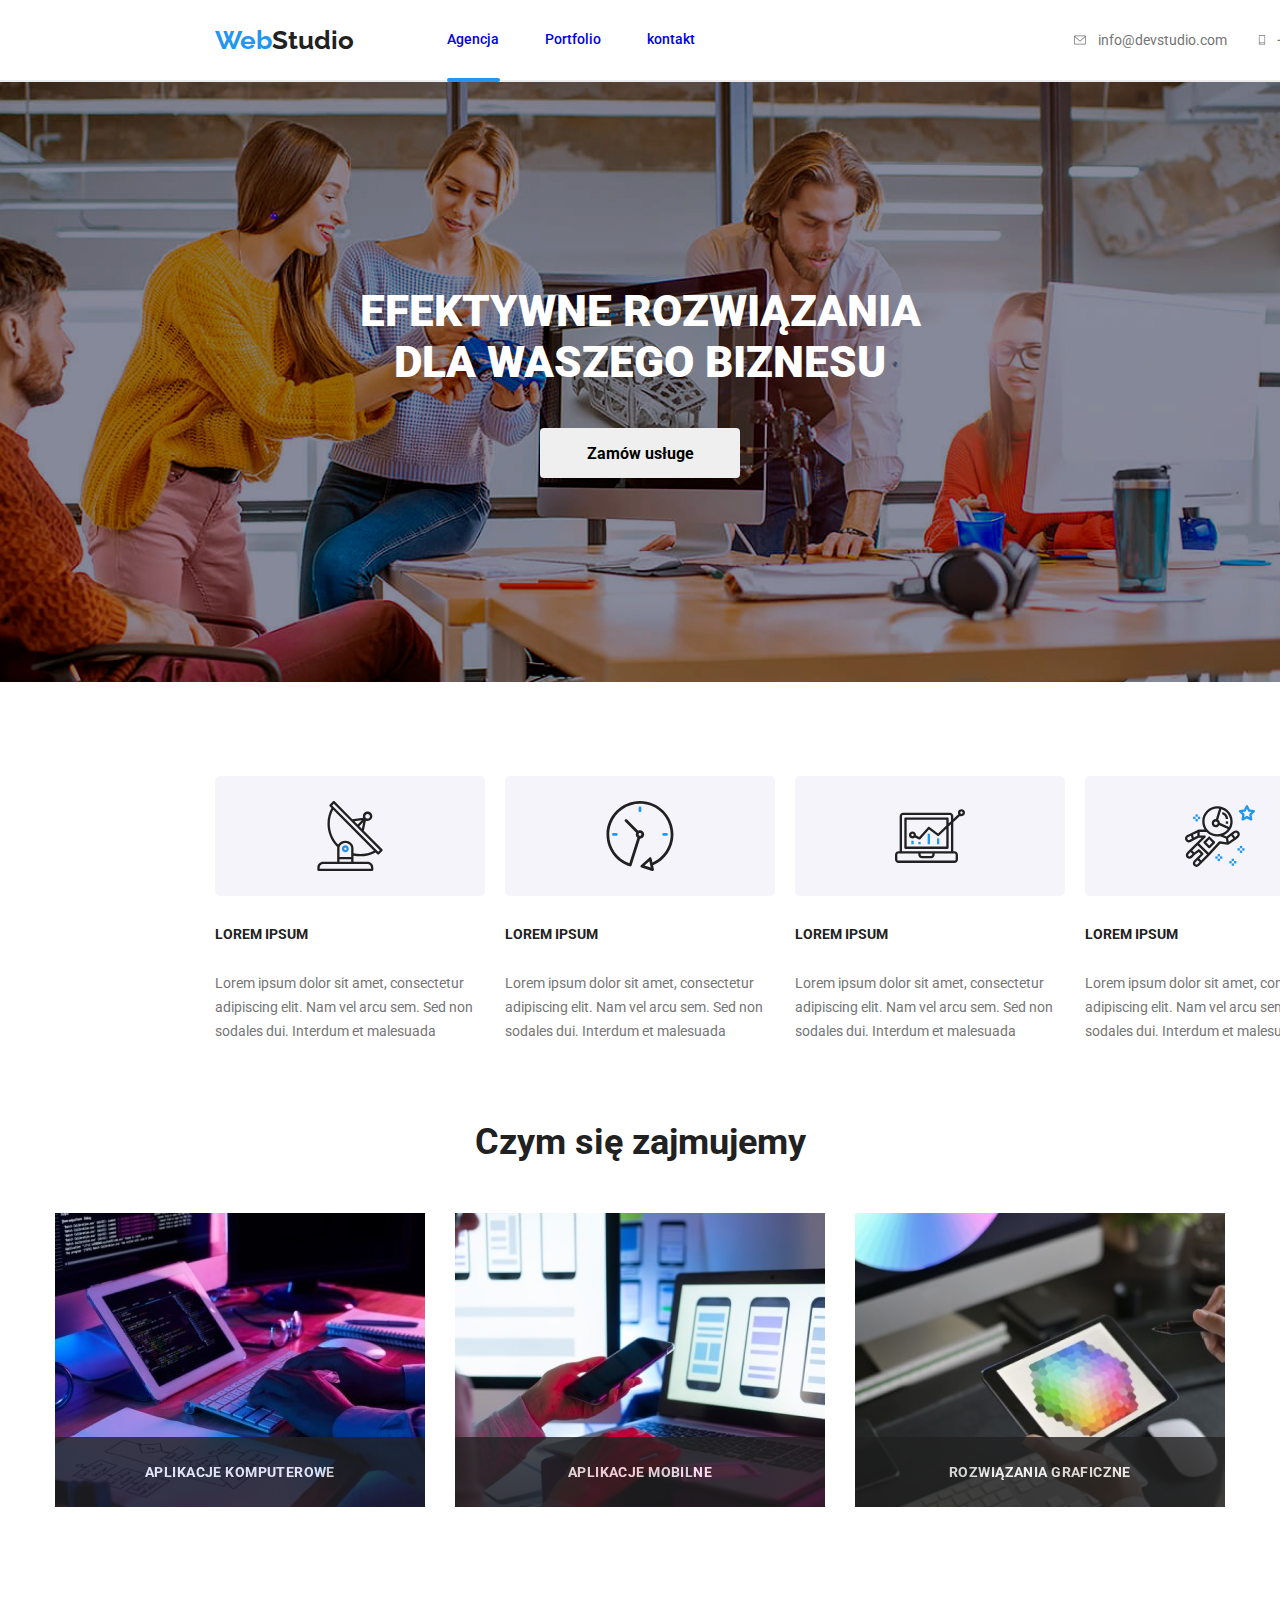
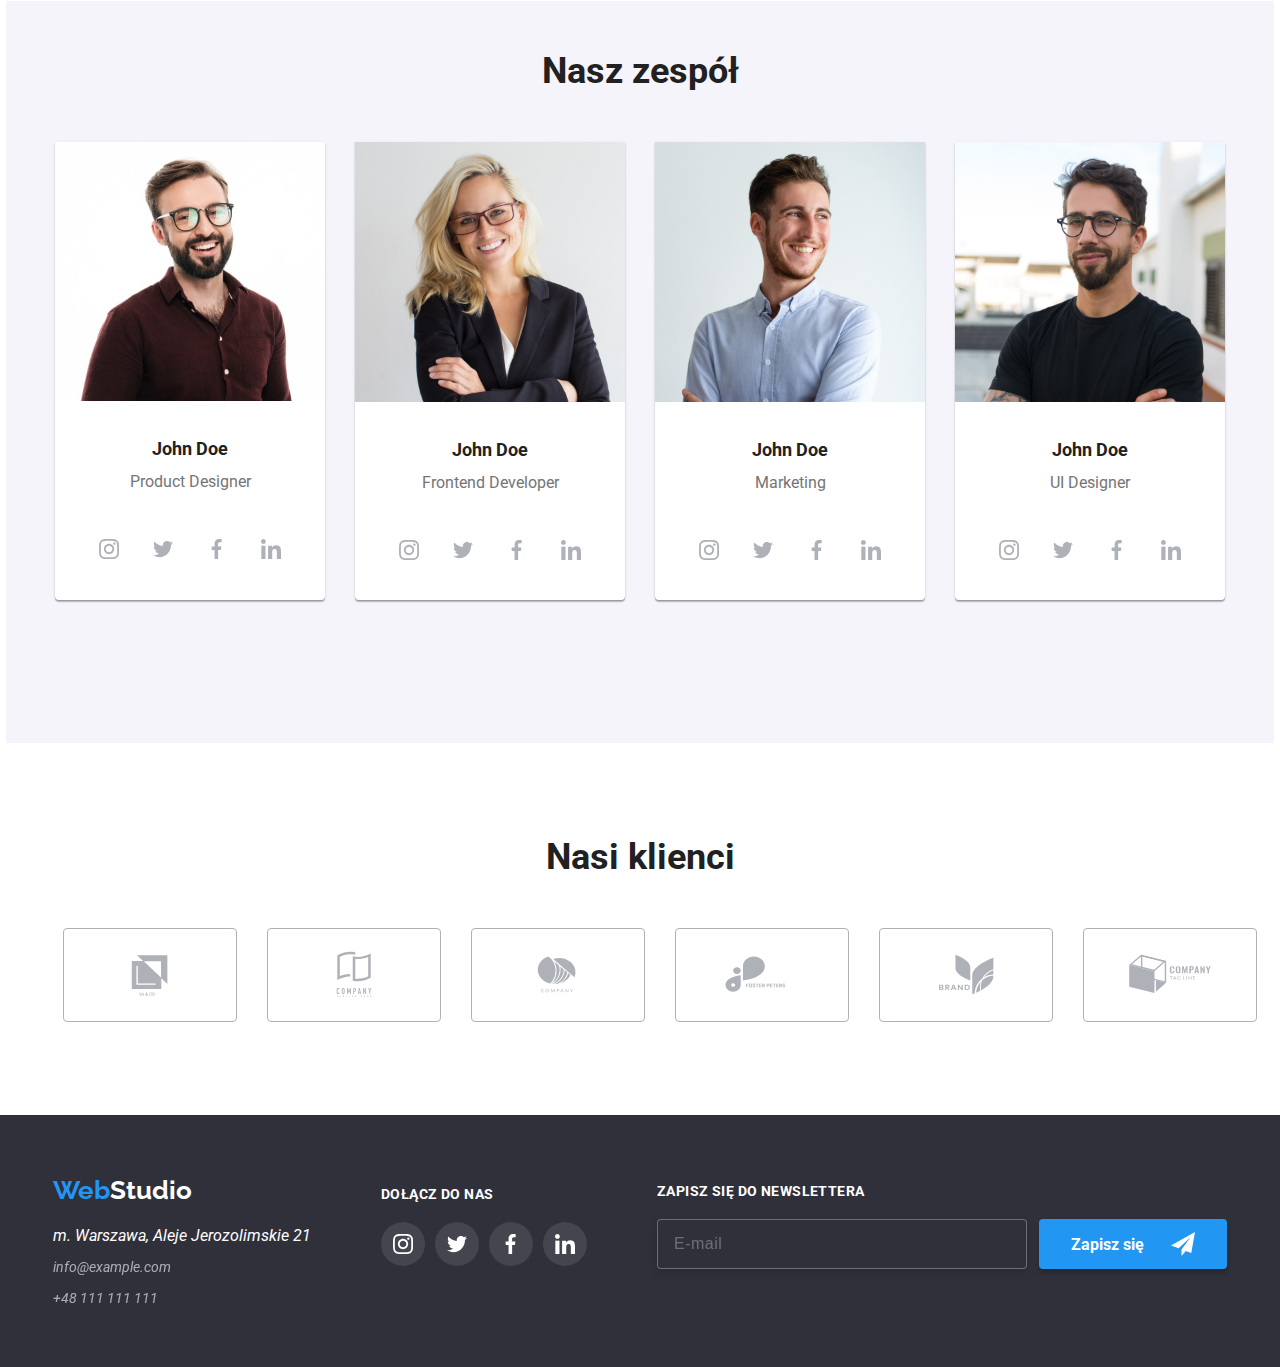
<file: index.html>
<!DOCTYPE html>
<html lang="en">
  <head>
    <meta charset="UTF-8" />
    <meta http-equiv="X-UA-Compatible" content="IE=edge" />
    <meta name="viewport" content="width=device-width, initial-scale=1.0" />
    <link rel="preconnect" href="https://fonts.googleapis.com" />
    <link rel="preconnect" href="https://fonts.gstatic.com" crossorigin />
    <link
      href="https://fonts.googleapis.com/css2?family=Raleway:wght@700&family=Roboto:wght@400;500;700;900&display=swap"
      rel="stylesheet"
    />
    <link
      rel="stylesheet"
      type="text/html"
      href="node_modules/modern-normalize/modern-normalize.css"
    />
    <link rel="stylesheet" href="css/main.min.css" />
    <title>WebStudio</title>
  </head>
  <body>
    <header class="header">
      <a href="index.html" class="header__link"
        ><span class="header__logo"><span class="header__logo--blue">Web</span>Studio</span></a
      >
      <nav class="header__nav">
        <ul class="header__list">
          <li class="header__listItem">
            <a href="index.html" class="header__link header__nav--underline">Agencja</a>
          </li>
          <li class="header__listItem">
            <a href="portfolio.html" class="header__link ">Portfolio</a>
          </li>
          <li class="header__listItem">
            <a href="#" class="header__link ">kontakt</a>
          </li>
        </ul>
      </nav>
      <section class="header__contacts">
        <a href="mailto:info@devstudio.com" class="header__link  header__item ">
          <svg width="16px" height="12px">
            <use href="images\svg\icons.svg#envelope"></use>
          </svg>
          info@devstudio.com</a
        >
        <a href="tel:+48111111111" class="header__link  header__item"
          ><svg width="10px" height="16px">
            <use href="images\svg\icons.svg#smartphone"></use>
          </svg>
          +48 111 111 111
        </a>
      </section>
    </header>
    <div class="line"></div>
    <main>
      <section class="bigAd">
        <div class="container">
          <div class="bigAd__display">
            <h1 class="bigAd__title">
              EFEKTYWNE ROZWIĄZANIA<br />
              DLA WASZEGO BIZNESU
            </h1>
            <button data-modal-open type="button" class=" bigAd__btn">Zamów usługe</button>
          </div>
        </div>
      </section>
      <section class="teamPros">
        <ul class="teamPros__list">
          <li class="teamPros__item">
            <div class="teamPros__companies">
              <svg class="svg" width="70px" height="70px">
                <use href="images\svg\icons.svg#antenna"></use>
              </svg>
            </div>
            <h2 class="teamPros__title">LOREM IPSUM</h2>
            <p class="teamPros__paragraph">
              Lorem ipsum dolor sit amet, consectetur adipiscing elit. Nam vel arcu sem. Sed non
              sodales dui. Interdum et malesuada
            </p>
          </li>
          <li class="teamPros__item">
            <div class="teamPros__companies">
              <svg class="svg" width="70px" height="70px">
                <use href="images\svg\icons.svg#clock"></use>
              </svg>
            </div>
            <h2 class="teamPros__title">LOREM IPSUM</h2>
            <p class="teamPros__paragraph">
              Lorem ipsum dolor sit amet, consectetur adipiscing elit. Nam vel arcu sem. Sed non
              sodales dui. Interdum et malesuada
            </p>
          </li>
          <li class="teamPros__item">
            <div class="teamPros__companies">
              <svg class="svg" width="70px" height="70px">
                <use href="images\svg\icons.svg#diagram"></use>
              </svg>
            </div>
            <h2 class="teamPros__title">LOREM IPSUM</h2>
            <p class="teamPros__paragraph">
              Lorem ipsum dolor sit amet, consectetur adipiscing elit. Nam vel arcu sem. Sed non
              sodales dui. Interdum et malesuada
            </p>
          </li>
          <li class="teamPros__item">
            <div class="teamPros__companies">
              <svg class="svg" width="70px" height="70px">
                <use href="images\svg\icons.svg#astronaut"></use>
              </svg>
            </div>
            <h2 class="teamPros__title">LOREM IPSUM</h2>
            <p class="teamPros__paragraph">
              Lorem ipsum dolor sit amet, consectetur adipiscing elit. Nam vel arcu sem. Sed non
              sodales dui. Interdum et malesuada
            </p>
          </li>
        </ul>
      </section>
      <section class="photos">
        <h2 class="photos__title">Czym się zajmujemy</h2>
        <ul class="photos__list">
          <li class="photos__item">
            <img
              src="images/services/ManTypingOnTablet.jpg"
              alt="Osoba zapisująca kod"
              width="370"
              height="294"
              class="img"
            /><div class="photos__container"><span class="photos__name">APLIKACJE KOMPUTEROWE<span></div>
            </li>
          </li>
          <li class="photos__item">
            <img
              src="images/services/WomanWithAPhone.jpg"
              alt="Osoba projektująca stronę internetową"
              width="370"
              height="294"
            /><div class="photos__container"><span class="photos__name">APLIKACJE MOBILNE<span></span></div>
          </li>
          <li class="photos__item">
            <img
              src="images/services/ChoosingColorOnPalett.jpg"
              alt="Osoba projektująca grafikę wybiera kolor z palety RGB"
              width="370"
              height="294"
            /><div class="photos__container"><span class="photos__name">ROZWIĄZANIA GRAFICZNE<span></span></div>
          </li>
        </ul>
      </section>
      <section class="team">
        <h2 class="team__title">Nasz zespół</h2>
        <ul class="team__list">
          <li class="team__item">
            <figure class="team__container">
              <img
                src="images\employees\Jeremy.jpg"
                alt="Mężczyzna z brodą w ciemno bordowej koszuli"
                width="270"
                height="260"
              />
              <figcaption class="team__description">
                <b class="team__name">John Doe</b><br />Product Designer
              </figcaption>
              <div class="socialmedia">
                <a href="#" class="socialmedia__link">
                  <svg class="socialmedia__image" width="20px" height="20px">
                    <use href="images\svg\icons.svg#instagram"></use>
                  </svg>
                </a>
                <a href="#" class="socialmedia__link">
                  <svg class="socialmedia__image" width="20px" height="20px">
                    <use href="images\svg\icons.svg#twitter"></use>
                  </svg>
                </a>
                <a href="#" class="socialmedia__link">
                  <svg class="socialmedia__image" width="20px" height="20px">
                    <use href="images\svg\icons.svg#facebook"></use>
                  </svg>
                </a>
                <a href="#" class="socialmedia__link">
                  <svg class="socialmedia__image" width="20px" height="20px">
                    <use href="images\svg\icons.svg#linkedin"></use>
                  </svg>
                </a>
              </div>
            </figure>
          </li>
          <li class="team__item">
            <figure class="team__container">
              <img
                src="images\employees\Anna.jpg"
                alt="Kobieta blond włosa w garniturze i białej koszuli"
                width="270"
                height="260"
              />
              <figcaption class="team__description">
                <b class="team__name">John Doe</b><br />Frontend Developer
              </figcaption>
              <div class="socialmedia">
                <a href="#" class="socialmedia__link">
                  <svg class="socialmedia__image" width="20px" height="20px">
                    <use href="images\svg\icons.svg#instagram"></use>
                  </svg>
                </a>
                <a href="#" class="socialmedia__link">
                  <svg class="socialmedia__image" width="20px" height="20px">
                    <use href="images\svg\icons.svg#twitter"></use>
                  </svg>
                </a>
                <a href="#" class="socialmedia__link">
                  <svg class="socialmedia__image" width="20px" height="20px">
                    <use href="images\svg\icons.svg#facebook"></use>
                  </svg>
                </a>
                <a href="#" class="socialmedia__link">
                  <svg class="socialmedia__image" width="20px" height="20px">
                    <use href="images\svg\icons.svg#linkedin"></use>
                  </svg>
                </a>
              </div>
            </figure>
          </li>
          <li class="team__item">
            <figure class="team__container">
              <img
                src="images\employees\Brandon.jpg"
                alt="Mężczyzna w jasno niebieskiej koszuli z lekkim zarostem"
                width="270"
                height="260"
              />
              <figcaption class="team__description">
                <b class="team__name">John Doe</b><br />Marketing
              </figcaption>
              <div class="socialmedia">
                <a href="#" class="socialmedia__link">
                  <svg class="socialmedia__image" width="20px" height="20px">
                    <use href="images\svg\icons.svg#instagram"></use>
                  </svg>
                </a>
                <a href="#" class="socialmedia__link">
                  <svg class="socialmedia__image" width="20px" height="20px">
                    <use href="images\svg\icons.svg#twitter"></use>
                  </svg>
                </a>
                <a href="#" class="socialmedia__link">
                  <svg class="socialmedia__image" width="20px" height="20px">
                    <use href="images\svg\icons.svg#facebook"></use>
                  </svg>
                </a>
                <a href="#" class="socialmedia__link">
                  <svg class="socialmedia__image" width="20px" height="20px">
                    <use href="images\svg\icons.svg#linkedin"></use>
                  </svg>
                </a>
              </div>
            </figure>
          </li>
          <li class="team__item">
            <figure class="team__container">
              <img
                src="images\employees\John.jpg"
                alt="Mężczyzna z brodą w czarnym t-shirt'cie z tatuażami na rękach"
                width="270"
                height="260"
              />
              <figcaption class="team__description">
                <b class="team__name">John Doe</b><br />UI Designer
              </figcaption>
              <div class="socialmedia">
                <a href="#" class="socialmedia__link">
                  <svg class="socialmedia__image" width="20px" height="20px">
                    <use href="images\svg\icons.svg#instagram"></use>
                  </svg>
                </a>
                <a href="#" class="socialmedia__link">
                  <svg class="socialmedia__image" width="20px" height="20px">
                    <use href="images\svg\icons.svg#twitter"></use>
                  </svg>
                </a>
                <a href="#" class="socialmedia__link">
                  <svg class="socialmedia__image" width="20px" height="20px">
                    <use href="images\svg\icons.svg#facebook"></use>
                  </svg>
                </a>
                <a href="#" class="socialmedia__link">
                  <svg class="socialmedia__image" width="20px" height="20px">
                    <use href="images\svg\icons.svg#linkedin"></use>
                  </svg>
                </a>
              </div>
            </figure>
          </li>
        </ul>
      </section>
      <section class="customers">
        <h2 class="customers__title">Nasi klienci</h2>
        <ul class="customers__list">
          <li class="customers__item">
            <svg class="customers__image" width="172px" height="92px">
              <use href="images\svg\icons.svg#yaCo"></use>
            </svg>
          </li>
          <li class="customers__item">
            <svg class="customers__image" width="172px" height="92px">
              <use href="images\svg\icons.svg#companyTagLine2"></use>
            </svg>
          </li>
          <li class="customers__item">
            <svg class="customers__image" width="172px" height="92px">
              <use href="images\svg\icons.svg#company"></use>
            </svg>
          </li>
          <li class="customers__item">
            <svg class="customers__image" width="172px" height="92px">
              <use href="images\svg\icons.svg#fosterPeters"></use>
            </svg>
          </li>
          <li class="customers__item">
            <svg class="customers__image" width="172px" height="92px">
              <use href="images\svg\icons.svg#brand"></use>
            </svg>
          </li>
          <li class="customers__item">
            <svg class="customers__image" width="172px" height="92px">
              <use href="images\svg\icons.svg#companyTagLine1"></use>
            </svg>
          </li>
        </ul>
      </section>
    </main>
    <footer class="footer">
      <div class="footer__container">
        <a href="index.html"
          ><span class="footer__logo"><span class="footer__logo--blue">Web</span>Studio</span></a
        >
        <address class="footer__address">
          m. Warszawa, Aleje Jerozolimskie 21
          <a href="mailto:info@example.com" class="footer__link"
            ><span class="footer__contacts">info@example.com</span></a
          >
          <a href="tel:+48111111111" class="footer__link"
            ><span class="footer__contacts">+48 111 111 111</span></a
          >
        </address>
      </div>
      <div class="footer__socialmedia">
        <span class="footer__text">DOŁĄCZ DO NAS</span>
        <section class="socialmedia">
          <a href="#" class="socialmedia__link">
            <svg class="socialmedia__image" width="20px" height="20px">
              <use href="images\svg\icons.svg#instagram"></use>
            </svg>
          </a>
          <a href="#" class="socialmedia__link">
            <svg class="socialmedia__image" width="20px" height="20px">
              <use href="images\svg\icons.svg#twitter"></use>
            </svg>
          </a>
          <a href="#" class="socialmedia__link">
            <svg class="socialmedia__image" width="20px" height="20px">
              <use href="images\svg\icons.svg#facebook"></use>
            </svg>
          </a>
          <a href="#" class="socialmedia__link">
            <svg class="socialmedia__image" width="20px" height="20px">
              <use href="images\svg\icons.svg#linkedin"></use>
            </svg>
          </a>
        </section>
      </div>
      <section class="newsletter">
        <span class="newsletter__text">ZAPISZ SIĘ DO NEWSLETTERA</span>
        <form class="newsletter__form" name="newsletterSignUpForm" >
          <label>
            <input class="newsletter__input" type="email" name="email" placeholder="E-mail" required />
          </label>
          <button class="newsletter__btn" type="submit">Zapisz się<svg width="24px" height="24px">
            <use href="images\svg\icons.svg#paperPlane"></use>
          </svg></button>
        </form>
      </section>
    </footer>
      <div class="backdrop is-hidden" data-modal>
        <div class="modal">
          <button class="modal__close" data-modal-close><span>X</span></button>
          <h4 class="modal__title">Zostaw swoje dane w formularzu poniżej</h4>
          <form name="mainSignUpForm" class="modal__form">
            <div class="modal__container">
              Imie
              <label class="modal__optimizer">
                <input class="modal__input" type="text" name="first_name" required/>
                <svg class="modal__image" width="18px" height="18px">
                  <use href="images\svg\icons.svg#personInBlack"></use>
                </svg>
              </label>
            </div>
            <div class="modal__container">
              Telefon
              <label class="modal__optimizer">
                <input class="modal__input" type="tel" name="Telephone" required
                pattern="[0-9]{3}-[0-9]{3}-[0-9]{3}"/>
                <svg class="modal__image" width="18px" height="18px">
                  <use href="images\svg\icons.svg#phone"></use>
                </svg>
              </label>
            </div >
            <div class="modal__container">
              Email
              <label class="modal__optimizer">
                <input class="modal__input" type="email" name="E-mail" required/>
                <svg class="modal__image" width="18px" height="18px">
                  <use href="images\svg\icons.svg#mail"></use>
                </svg>
              </label>
            </div>
            <div class="modal__container">
              Komentarz
              <label class="modal__optimizer">
              <textarea 
                resize="none"
                class="modal__comment"
                name="comment"
                rows="5"
                placeholder="Wprowadź tekst"
              ></textarea>
            </label>
            </div>
            <div class="modal__checkbox">
              <label class="checkbox">
                <input
                  class="checkbox__input"
                  type="checkbox"
                  name="term"
                  value="accepted"
                  required
                />
                <div class="checkbox__custom">
                  <svg class="checkbox__image" width="16" height="15">
                    <use href="images\svg\icons.svg#okay"></use>
                  </svg>
                </div>
                <span class="checkbox__regulations">
                  Oświadczam iż akceptuję <a href="#">Regulamin</a> i
                  <a href="#">Politykę Prywatności</a>.
                </span>
              </label>
            </div>
            <button class="modal__btn" type="submit">Wyślij</button>
          </form>
        </div>
      </div>
    <script src="modal.js"></script>
  </body>
</html>
</file>
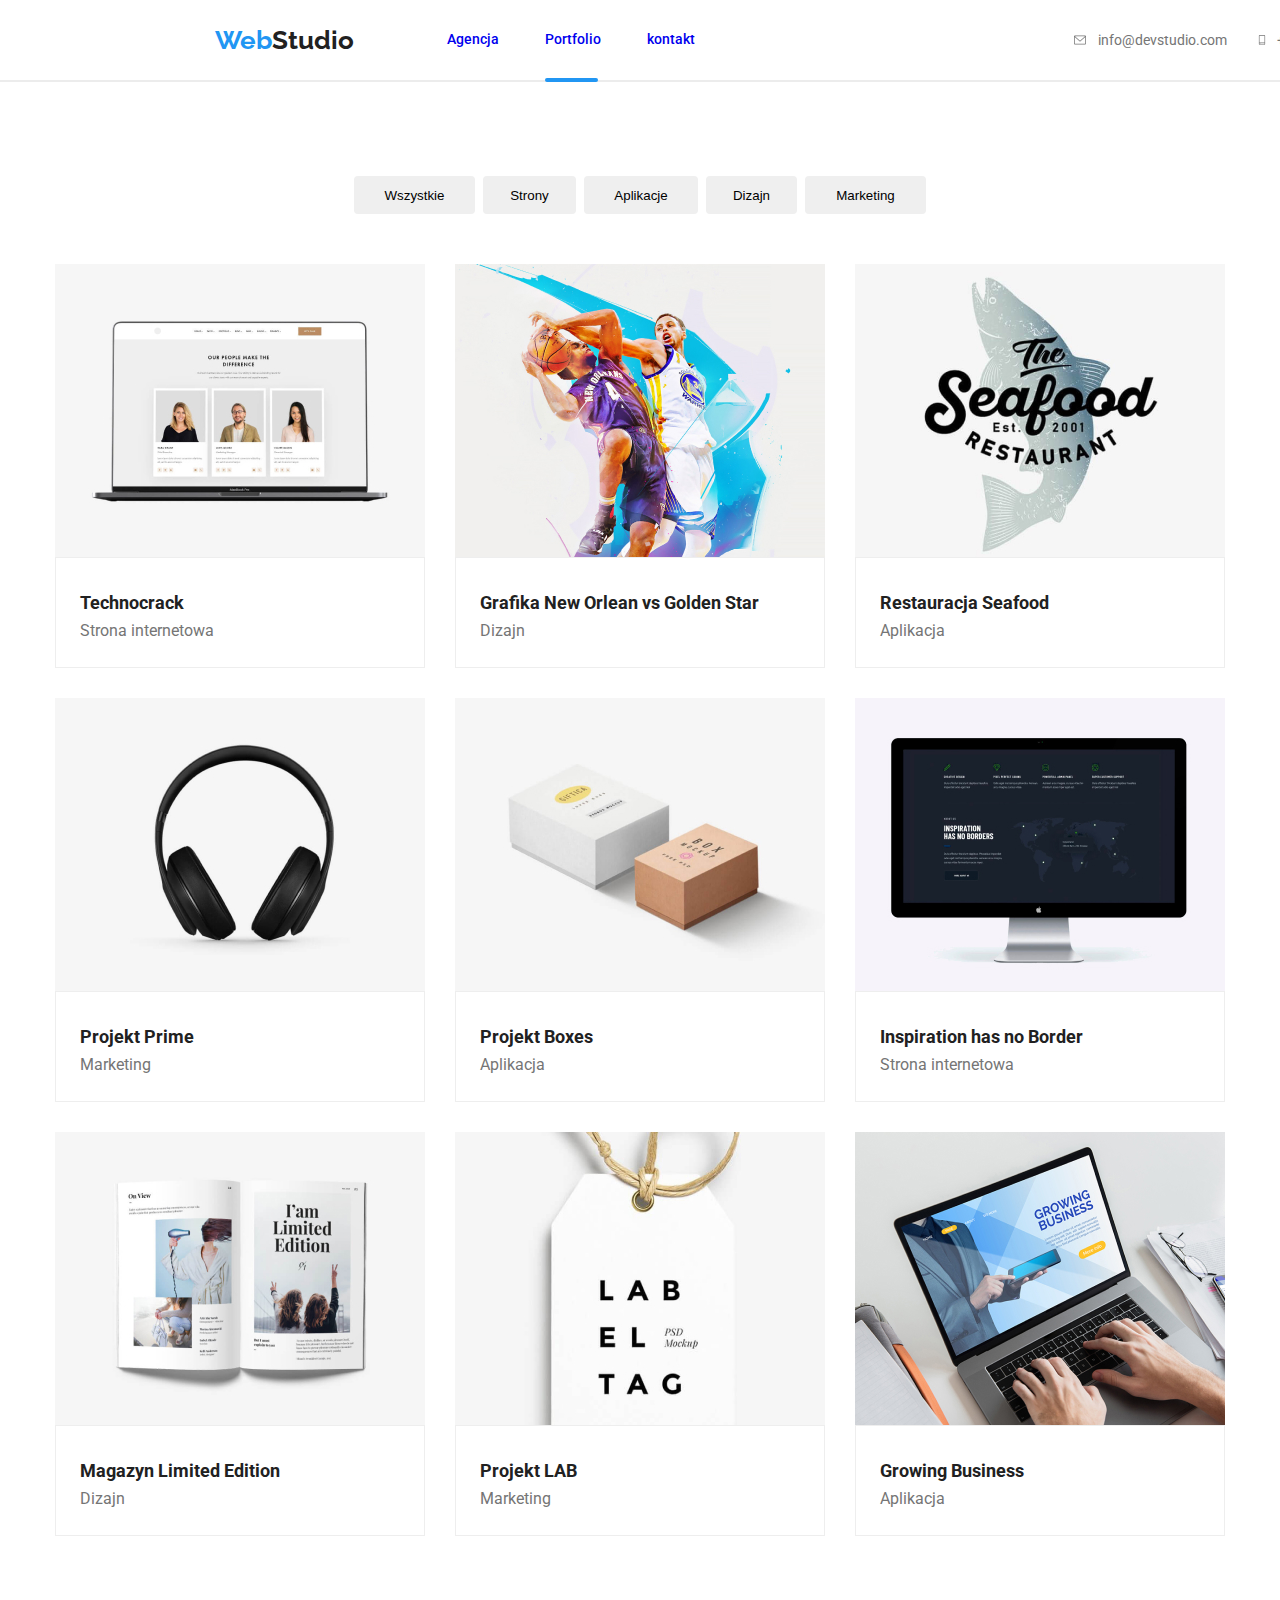
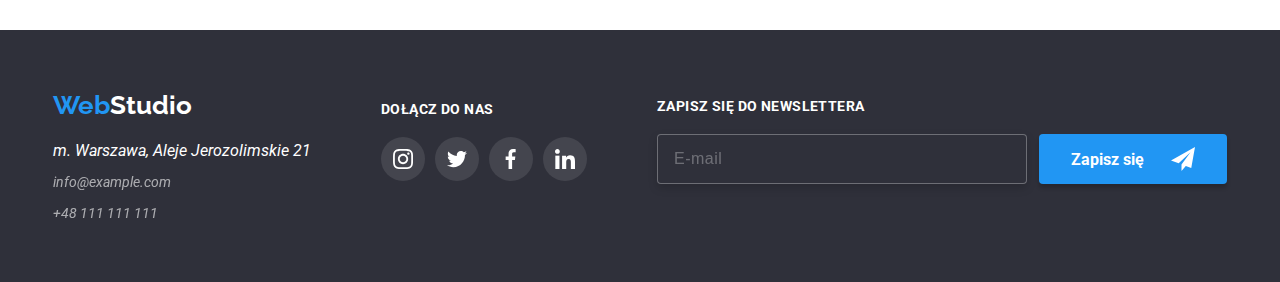
<file: portfolio.html>
<!DOCTYPE html>
<html lang="en">
  <head>
    <meta charset="UTF-8" />
    <meta http-equiv="X-UA-Compatible" content="IE=edge" />
    <meta name="viewport" content="width=device-width, initial-scale=1.0" />
    <link rel="preconnect" href="https://fonts.googleapis.com" />
    <link rel="preconnect" href="https://fonts.gstatic.com" crossorigin />
    <link
      href="https://fonts.googleapis.com/css2?family=Raleway:wght@700&family=Roboto:wght@400;500;700;900&display=swap"
      rel="stylesheet"
    />
    <link
      rel="stylesheet"
      type="text/html"
      href="node_modules/modern-normalize/modern-normalize.css"
    />
    <link rel="stylesheet" href="css/main.min.css" />
    <title>Portfolio</title>
  </head>
  <body>
    <header class="header">
      <a href="index.html" class="header__link"
        ><span class="header__logo"><span class="header__logo--blue">Web</span>Studio</span></a
      >
      <nav class="header__nav">
        <ul class="header__list">
          <li class="header__listItem">
            <a href="index.html" class="header__link">Agencja</a>
          </li>
          <li class="header__listItem">
            <a href="portfolio.html" class="header__link header__nav--underline">Portfolio</a>
          </li>
          <li class="header__listItem">
            <a href="#" class="header__link">kontakt</a>
          </li>
        </ul>
      </nav>
      <section class="header__contacts">
        <a href="mailto:info@devstudio.com" class="header__link header__item">
          <svg width="16px" height="12px">
            <use href="images\svg\icons.svg#envelope"></use>
          </svg>
          info@devstudio.com</a
        >
        <a href="tel:+48111111111" class="header__link header__item"
          ><svg width="10px" height="16px">
            <use href="images\svg\icons.svg#smartphone"></use>
          </svg>
          +48 111 111 111
        </a>
      </section>
    </header>
    <div class="line"></div>
    <main class="products">
      <div class="products__container">
        <ul class="products__btns">
          <li>
            <button type="button" class="products__btn products__btn1">Wszystkie</button>
          </li>
          <li>
            <button type="button" class="products__btn products__btn2">Strony</button>
          </li>
          <li>
            <button type="button" class="products__btn products__btn3">Aplikacje</button>
          </li>
          <li>
            <button type="button" class="products__btn products__btn4">Dizajn</button>
          </li>
          <li>
            <button type="button" class="products__btn products__btn5">Marketing</button>
          </li>
        </ul>
        <ul class="products__row">
          <li class="products__item">
            <figure class="products__items">
              <div class="products__overlayBox">
                <div class="products__overlay">
                  <span class="products__description"
                    >Technocrack jest popularną platformą wykorzystywaną do rozpowszechniania
                    koronawirusa. Firmy wykorzystują tę platformę do celów szpiegowskich i ataków na
                    niezabezpieczone serwery konkurencji</span
                  >
                </div>
                <img
                  src="images\portfolio\laptopWithWebsite.jpg"
                  alt="laptop with website on screen"
                />
              </div>
              <figcaption class="products__name">
                <b class="products__title">Technocrack</b>Strona internetowa
              </figcaption>
            </figure>
          </li>
          <li class="products__item">
            <figure class="products__items">
              <div class="products__overlayBox">
                <div class="products__overlay">
                  <span class="products__description"
                    >Technocrack jest popularną platformą wykorzystywaną do rozpowszechniania
                    koronawirusa. Firmy wykorzystują tę platformę do celów szpiegowskich i ataków na
                    niezabezpieczone serwery konkurencji</span
                  >
                </div>
                <img
                  src="images\portfolio\basteballPoster.jpg"
                  alt="basteball poster with New orleans and Golden stars"
                />
              </div>
              <figcaption class="products__name">
                <b class="products__title">Grafika New Orlean vs Golden Star</b>Dizajn
              </figcaption>
            </figure>
          </li>
          <li class="products__item">
            <figure class="products__items">
              <div class="products__overlayBox">
                <div class="products__overlay">
                  <span class="products__description"
                    >Technocrack jest popularną platformą wykorzystywaną do rozpowszechniania
                    koronawirusa. Firmy wykorzystują tę platformę do celów szpiegowskich i ataków na
                    niezabezpieczone serwery konkurencji</span
                  >
                </div>
                <img src="images\portfolio\restaurantLogo.jpg" alt="Logo of seafood restaurant" />
              </div>
              <figcaption class="products__name">
                <b class="products__title">Restauracja Seafood</b>Aplikacja
              </figcaption>
            </figure>
          </li>
        </ul>
        <ul class="products__row">
          <li class="products__item">
            <figure class="products__items">
              <div class="products__overlayBox">
                <div class="products__overlay">
                  <span class="products__description"
                    >Technocrack jest popularną platformą wykorzystywaną do rozpowszechniania
                    koronawirusa. Firmy wykorzystują tę platformę do celów szpiegowskich i ataków na
                    niezabezpieczone serwery konkurencji</span
                  >
                </div>
                <img src="images\portfolio\headphones.jpg" alt="headphones" />
              </div>
              <figcaption class="products__name">
                <b class="products__title">Projekt Prime</b>Marketing
              </figcaption>
            </figure>
          </li>
          <li class="products__item">
            <figure class="products__items">
              <div class="products__overlayBox">
                <div class="products__overlay">
                  <span class="products__description"
                    >Technocrack jest popularną platformą wykorzystywaną do rozpowszechniania
                    koronawirusa. Firmy wykorzystują tę platformę do celów szpiegowskich i ataków na
                    niezabezpieczone serwery konkurencji</span
                  >
                </div>
                <img
                  src="images\portfolio\boxes.jpg"
                  alt="two boxes, first bigger with white color and second smaller and more orange"
                />
              </div>
              <figcaption class="products__name">
                <b class="products__title">Projekt Boxes</b>Aplikacja
              </figcaption>
            </figure>
          </li>
          <li class="products__item">
            <figure class="products__items">
              <div class="products__overlayBox">
                <div class="products__overlay">
                  <span class="products__description"
                    >Technocrack jest popularną platformą wykorzystywaną do rozpowszechniania
                    koronawirusa. Firmy wykorzystują tę platformę do celów szpiegowskich i ataków na
                    niezabezpieczone serwery konkurencji</span
                  >
                </div>
                <img src="images\portfolio\websiteOnMonitor.jpg" alt="website on monitor" />
              </div>
              <figcaption class="products__name">
                <b class="products__title">Inspiration has no Border</b>Strona internetowa
              </figcaption>
            </figure>
          </li>
        </ul>
        <ul class="products__row">
          <li class="products__item">
            <figure class="products__items">
              <div class="products__overlayBox">
                <div class="products__overlay">
                  <span class="products__description"
                    >Technocrack jest popularną platformą wykorzystywaną do rozpowszechniania
                    koronawirusa. Firmy wykorzystują tę platformę do celów szpiegowskich i ataków na
                    niezabezpieczone serwery konkurencji</span
                  >
                </div>
                <img src="images\portfolio\magazine.jpg" alt="magazine" />
              </div>
              <figcaption class="products__name">
                <b class="products__title">Magazyn Limited Edition</b>Dizajn
              </figcaption>
            </figure>
          </li>
          <li class="products__item">
            <figure class="products__items">
              <div class="products__overlayBox">
                <div class="products__overlay">
                  <span class="products__description"
                    >Technocrack jest popularną platformą wykorzystywaną do rozpowszechniania
                    koronawirusa. Firmy wykorzystują tę platformę do celów szpiegowskich i ataków na
                    niezabezpieczone serwery konkurencji</span
                  >
                </div>
                <img src="images\portfolio\label.jpg" alt="white label" />
              </div>
              <figcaption class="products__name">
                <b class="products__title">Projekt LAB</b>Marketing
              </figcaption>
            </figure>
          </li>
          <li class="products__item">
            <figure class="products__items">
              <div class="products__overlayBox">
                <div class="products__overlay">
                  <span class="products__description"
                    >Technocrack jest popularną platformą wykorzystywaną do rozpowszechniania
                    koronawirusa. Firmy wykorzystują tę platformę do celów szpiegowskich i ataków na
                    niezabezpieczone serwery konkurencji</span
                  >
                </div>
                <img src="images\portfolio\appOnLaptop.jpg" alt="app on laptop" />
              </div>
              <figcaption class="products__name">
                <b class="products__title">Growing Business</b>Aplikacja
              </figcaption>
            </figure>
          </li>
        </ul>
      </div>
    </main>
    <footer class="footer">
      <div class="footer__container">
        <a href="index.html"
          ><span class="footer__logo"><span class="footer__logo--blue">Web</span>Studio</span></a
        >
        <address class="footer__address">
          m. Warszawa, Aleje Jerozolimskie 21
          <a href="mailto:info@example.com" class="footer__link"
            ><span class="footer__contacts">info@example.com</span></a
          >
          <a href="tel:+48111111111" class="footer__link"
            ><span class="footer__contacts">+48 111 111 111</span></a
          >
        </address>
      </div>
      <div class="footer__socialmedia">
        <span class="footer__text">DOŁĄCZ DO NAS</span>
        <section class="socialmedia">
          <a href="#" class="socialmedia__link">
            <svg class="socialmedia__image" width="20px" height="20px">
              <use href="images\svg\icons.svg#instagram"></use>
            </svg>
          </a>
          <a href="#" class="socialmedia__link">
            <svg class="socialmedia__image" width="20px" height="20px">
              <use href="images\svg\icons.svg#twitter"></use>
            </svg>
          </a>
          <a href="#" class="socialmedia__link">
            <svg class="socialmedia__image" width="20px" height="20px">
              <use href="images\svg\icons.svg#facebook"></use>
            </svg>
          </a>
          <a href="#" class="socialmedia__link">
            <svg class="socialmedia__image" width="20px" height="20px">
              <use href="images\svg\icons.svg#linkedin"></use>
            </svg>
          </a>
        </section>
      </div>
      <section class="newsletter">
        <span class="newsletter__text">ZAPISZ SIĘ DO NEWSLETTERA</span>
        <form class="newsletter__form" name="newsletterSignUpForm">
          <label>
            <input
              class="newsletter__input"
              type="email"
              name="email"
              placeholder="E-mail"
              required
            />
          </label>
          <button class="newsletter__btn" type="submit">
            Zapisz się<svg width="24px" height="24px">
              <use href="images\svg\icons.svg#paperPlane"></use>
            </svg>
          </button>
        </form>
      </section>
    </footer>
  </body>
</html>
</file>
<file: css/main.min.css>
*{margin:0}a{text-decoration:none}main{margin:0 auto;display:-webkit-box;display:-ms-flexbox;display:flex;-webkit-box-orient:vertical;-webkit-box-direction:normal;-ms-flex-direction:column;flex-direction:column;-webkit-box-align:center;-ms-flex-align:center;align-items:center}ul{list-style:none}body{font-family:"roboto",serif;color:#212121}.line{width:auto;height:0px;border:1px solid #ececec}.container{width:1200px;margin:0 auto}.header{width:1600px;padding-top:0px;display:-webkit-box;display:-ms-flexbox;display:flex;-webkit-box-align:center;-ms-flex-align:center;align-items:center;height:80px;margin:0 auto}.header__nav{color:#212121}.header__nav--underline::after{content:"";left:0px;width:53px;height:4px;-webkit-transform:translateY(46px);transform:translateY(46px);background-color:#2196f3;border-radius:2px;position:absolute}.header__link{-webkit-transition-property:color,fill,opacity;transition-property:color,fill,opacity;-webkit-transition-duration:250ms;transition-duration:250ms;-webkit-transition-timing-function:cubic-bezier(0.4, 0, 0.2, 1);transition-timing-function:cubic-bezier(0.4, 0, 0.2, 1);position:relative}.header__link:visited{color:#212121}.header__link:hover,.header__link:focus{color:#2196f3;opacity:100%;fill:currentColor}.header__list{display:-webkit-box;display:-ms-flexbox;display:flex;gap:46px;width:254px;margin:0px;margin-left:93px;margin-right:371px;padding:0px;font-weight:500;font-size:.875rem;line-height:1.14;text-decoration:none;color:#212121}.header__logo{font-family:"raleway",sans-serif;font-weight:700;font-size:1.625rem;line-height:1.19;color:#212121;text-decoration:none;margin-left:215px}.header__logo--blue{color:#2196f3}.header__item{color:#757575;fill:currentColor;font-weight:400;font-size:.875rem;height:12px;display:-webkit-box;display:-ms-flexbox;display:flex;-webkit-box-align:center;-ms-flex-align:center;align-items:center;gap:10px}.header__listItem{font-family:"Roboto";font-style:normal;font-weight:500;font-size:14px}.header__contacts{display:-webkit-box;display:-ms-flexbox;display:flex;-webkit-box-pack:center;-ms-flex-pack:center;justify-content:center;gap:30px}.footer{background-color:#2f303a;color:#fff;height:252px;display:-webkit-box;display:-ms-flexbox;display:flex;gap:70px;-webkit-box-pack:center;-ms-flex-pack:center;justify-content:center;-webkit-box-align:center;-ms-flex-align:center;align-items:center;bottom:0}.footer__container,.footer__socialMedia{display:-webkit-box;display:-ms-flexbox;display:flex;-webkit-box-orient:vertical;-webkit-box-direction:normal;-ms-flex-direction:column;flex-direction:column;gap:20px}.footer__socialmedia{margin-top:-30px;display:-webkit-box;display:-ms-flexbox;display:flex;-webkit-box-orient:vertical;-webkit-box-direction:normal;-ms-flex-direction:column;flex-direction:column;gap:20px}.footer__address{display:-webkit-box;display:-ms-flexbox;display:flex;-webkit-box-orient:vertical;-webkit-box-direction:normal;-ms-flex-direction:column;flex-direction:column;-webkit-box-pack:justify;-ms-flex-pack:justify;justify-content:space-between;height:81px}.footer__link{width:120px;height:17px;-webkit-transition-property:color,fill,opacity;transition-property:color,fill,opacity;-webkit-transition-duration:250ms;transition-duration:250ms;-webkit-transition-timing-function:cubic-bezier(0.4, 0, 0.2, 1);transition-timing-function:cubic-bezier(0.4, 0, 0.2, 1);color:#fff;opacity:60%;font-weight:400;font-size:.875rem}.footer__link:visited{color:#212121}.footer__link:hover,.footer__link:focus{color:#2196f3;opacity:100%;fill:currentColor}.footer__text{font-family:"Roboto";font-style:normal;font-weight:700;font-size:14px;line-height:16px;letter-spacing:.03em}.footer__logo{font-family:"raleway",sans-serif;font-weight:700;font-size:1.625rem;line-height:1.19;color:#fff;text-decoration:none;margin-bottom:20px}.footer__logo--blue{color:#2196f3}.footer .socialmedia__link{background-color:rgba(255,255,255,.1);width:44px;height:44px;border-radius:50%;display:-webkit-box;display:-ms-flexbox;display:flex;-webkit-box-align:center;-ms-flex-align:center;align-items:center;-webkit-box-pack:center;-ms-flex-pack:center;justify-content:center;cursor:pointer;-webkit-transition-property:background-color;transition-property:background-color;-webkit-transition-duration:250ms;transition-duration:250ms;-webkit-transition-timing-function:cubic-bezier(0.4, 0, 0.2, 1);transition-timing-function:cubic-bezier(0.4, 0, 0.2, 1)}.footer .socialmedia__link:hover,.footer .socialmedia__link:focus{background-color:#2196f3}.footer .socialmedia__image{fill:#fff}.newsletter{margin-top:-30px;width:570px;height:86px;display:-webkit-box;display:-ms-flexbox;display:flex;-webkit-box-orient:vertical;-webkit-box-direction:normal;-ms-flex-direction:column;flex-direction:column;-webkit-box-pack:justify;-ms-flex-pack:justify;justify-content:space-between}.newsletter__text{font-family:"Roboto";font-style:normal;font-weight:700;font-size:14px;line-height:16px;letter-spacing:.03em}.newsletter__input{border:1px solid rgba(255,255,255,.3);-webkit-filter:drop-shadow(0px 4px 4px rgba(0, 0, 0, 0.15));filter:drop-shadow(0px 4px 4px rgba(0, 0, 0, 0.15));border-radius:4px;width:352px;height:48px;padding:0;background:#2f303a;padding-left:16px;color:#fff}.newsletter__input::-webkit-input-placeholder{color:rgba(255,255,255,.3);font-size:16px;line-height:1.25;letter-spacing:.03em;display:-webkit-box;display:flex;-webkit-box-align:center;align-items:center}.newsletter__input::-moz-placeholder{color:rgba(255,255,255,.3);font-size:16px;line-height:1.25;letter-spacing:.03em;display:flex;align-items:center}.newsletter__input:-ms-input-placeholder{color:rgba(255,255,255,.3);font-size:16px;line-height:1.25;letter-spacing:.03em;display:-ms-flexbox;display:flex;-ms-flex-align:center;align-items:center}.newsletter__input::-ms-input-placeholder{color:rgba(255,255,255,.3);font-size:16px;line-height:1.25;letter-spacing:.03em;display:-ms-flexbox;display:flex;-ms-flex-align:center;align-items:center}.newsletter__input::placeholder{color:rgba(255,255,255,.3);font-size:16px;line-height:1.25;letter-spacing:.03em;display:-webkit-box;display:-ms-flexbox;display:flex;-webkit-box-align:center;-ms-flex-align:center;align-items:center}.newsletter__form{height:50px;width:570px;display:-webkit-box;display:-ms-flexbox;display:flex;gap:12px}.newsletter__btn{width:200px;height:50px;border:0;font-family:"Roboto";font-style:normal;font-weight:700;font-size:16px;display:-webkit-box;display:-ms-flexbox;display:flex;-webkit-box-pack:space-evenly;-ms-flex-pack:space-evenly;justify-content:space-evenly;-webkit-box-align:center;-ms-flex-align:center;align-items:center;background:#2196f3;-webkit-box-shadow:0px 4px 4px rgba(0,0,0,.2);box-shadow:0px 4px 4px rgba(0,0,0,.2);border-radius:4px;color:#fff;cursor:pointer}.modal{position:relative;width:528px;height:581px;background:#fff;-webkit-box-shadow:0px 1px 3px rgba(0,0,0,.12),0px 1px 1px rgba(0,0,0,.14),0px 2px 1px rgba(0,0,0,.2);box-shadow:0px 1px 3px rgba(0,0,0,.12),0px 1px 1px rgba(0,0,0,.14),0px 2px 1px rgba(0,0,0,.2);border-radius:4px;visibility:visible;display:-webkit-box;display:-ms-flexbox;display:flex;-webkit-box-orient:vertical;-webkit-box-direction:normal;-ms-flex-direction:column;flex-direction:column;-webkit-box-align:center;-ms-flex-align:center;align-items:center;gap:30px;padding-top:40px;padding-bottom:40px}.modal__close{top:8px;right:8px;width:30px;height:30px;position:absolute;border-radius:50%;border:1px solid rgba(0,0,0,.1);background-color:#fff;cursor:pointer}.modal__title{font-family:"Roboto";font-style:normal;font-weight:700;font-size:20px}.modal__form{display:-webkit-box;display:-ms-flexbox;display:flex;-webkit-box-orient:vertical;-webkit-box-direction:normal;-ms-flex-direction:column;flex-direction:column;gap:28px;-webkit-box-align:center;-ms-flex-align:center;align-items:center}.modal__input{display:-webkit-box;display:-ms-flexbox;display:flex;-webkit-box-orient:vertical;-webkit-box-direction:normal;-ms-flex-direction:column;flex-direction:column;height:40px;width:448px;border:1px solid rgba(33,33,33,.2);padding-left:48px;border-radius:4px;-webkit-transition-property:border-color;transition-property:border-color;-webkit-transition-duration:250ms;transition-duration:250ms;-webkit-transition-timing-function:cubic-bezier(0.4, 0, 0.2, 1);transition-timing-function:cubic-bezier(0.4, 0, 0.2, 1);gap:15px}.modal__input:focus{outline:none;border-color:#2196f3}.modal__input:focus+.modal__image{fill:#2196f3}.modal__container{display:-webkit-box;display:-ms-flexbox;display:flex;-webkit-box-orient:vertical;-webkit-box-direction:normal;-ms-flex-direction:column;flex-direction:column;width:448px}.modal__optimizer{display:-webkit-box;display:-ms-flexbox;display:flex;-webkit-box-align:center;-ms-flex-align:center;align-items:center}.modal__image{padding-left:15px;position:absolute;-webkit-transition-property:fill;transition-property:fill;-webkit-transition-duration:250ms;transition-duration:250ms;-webkit-transition-timing-function:cubic-bezier(0.4, 0, 0.2, 1);transition-timing-function:cubic-bezier(0.4, 0, 0.2, 1)}.modal__comment{width:416px;height:96px;border-radius:4px;border:1px solid rgba(33,33,33,.2);outline:none;padding:12px 16px 12px 16px;-webkit-transition-property:border-color;transition-property:border-color;-webkit-transition-duration:250ms;transition-duration:250ms;-webkit-transition-timing-function:cubic-bezier(0.4, 0, 0.2, 1);transition-timing-function:cubic-bezier(0.4, 0, 0.2, 1)}.modal__comment::-webkit-input-placeholder{color:rgba(117,117,117,.5);font-family:"Roboto";font-style:normal;font-weight:400;font-size:12px}.modal__comment::-moz-placeholder{color:rgba(117,117,117,.5);font-family:"Roboto";font-style:normal;font-weight:400;font-size:12px}.modal__comment:-ms-input-placeholder{color:rgba(117,117,117,.5);font-family:"Roboto";font-style:normal;font-weight:400;font-size:12px}.modal__comment::-ms-input-placeholder{color:rgba(117,117,117,.5);font-family:"Roboto";font-style:normal;font-weight:400;font-size:12px}.modal__comment::placeholder{color:rgba(117,117,117,.5);font-family:"Roboto";font-style:normal;font-weight:400;font-size:12px}.modal__comment:focus{border-color:#2196f3}.modal__checkbox{display:-webkit-box;display:-ms-flexbox;display:flex;-webkit-box-pack:center;-ms-flex-pack:center;justify-content:center;-webkit-box-align:center;-ms-flex-align:center;align-items:center}.modal__btn{width:200px;height:50px;background:#2196f3;-webkit-box-shadow:0px 4px 4px rgba(0,0,0,.15);box-shadow:0px 4px 4px rgba(0,0,0,.15);border-radius:4px;border:none;color:#fff;font-family:"Roboto";font-style:normal;font-weight:700;font-size:16px;cursor:pointer}.is-hidden{visibility:hidden;pointer-events:none;opacity:0}.backdrop{position:fixed;width:100vw;height:100vh;left:0px;top:0px;background:rgba(0,0,0,.2);display:-webkit-box;display:-ms-flexbox;display:flex;-webkit-box-orient:vertical;-webkit-box-direction:normal;-ms-flex-direction:column;flex-direction:column;-webkit-box-pack:center;-ms-flex-pack:center;justify-content:center;-webkit-box-align:center;-ms-flex-align:center;align-items:center}.checkbox{cursor:pointer;display:-webkit-box;display:-ms-flexbox;display:flex;gap:15px;-webkit-box-align:center;-ms-flex-align:center;align-items:center}.checkbox__regulations{display:block;font-family:"Roboto";font-style:normal;font-weight:400;font-size:14px;color:#757575}.checkbox__custom{border:1px solid #212121;border-radius:2px;width:14px;height:13px;position:relative;display:-webkit-box;display:-ms-flexbox;display:flex;-webkit-box-pack:center;-ms-flex-pack:center;justify-content:center;-webkit-box-align:center;-ms-flex-align:center;align-items:center}.checkbox__image{background-color:#2196f3;fill:#eee;position:absolute;border-radius:2px;-webkit-transition:opacity;transition:opacity;-webkit-transition-duration:250ms;transition-duration:250ms;-webkit-transition-timing-function:cubic-bezier(0.4, 0, 0.2, 1);transition-timing-function:cubic-bezier(0.4, 0, 0.2, 1);opacity:0}.checkbox__input{display:none;pointer-events:none}.checkbox__input:checked+.checkbox__custom>.checkbox__image{opacity:1}.bigAd{background-color:#2f303a;background:-webkit-gradient(linear, left top, left bottom, from(rgba(47, 48, 58, 0.2509803922)), to(rgba(47, 48, 58, 0.2509803922)));background:linear-gradient(rgba(47, 48, 58, 0.2509803922), rgba(47, 48, 58, 0.2509803922));display:-webkit-box;display:-ms-flexbox;display:flex;-webkit-box-pack:center;-ms-flex-pack:center;justify-content:center;-webkit-box-align:center;-ms-flex-align:center;align-items:center;background-image:url(../images/bigAddBackground/Img.jpg);height:600px;background-repeat:no-repeat;background-position:center;width:1600px}.bigAd__btn{width:200px;height:50px;font-family:"Roboto";font-style:normal;font-weight:700;font-size:16px;border:none;border-radius:4px;cursor:pointer;-webkit-transition-property:color,background-color,-webkit-box-shadow;transition-property:color,background-color,-webkit-box-shadow;transition-property:color,background-color,box-shadow;transition-property:color,background-color,box-shadow,-webkit-box-shadow;-webkit-transition-duration:250ms;transition-duration:250ms;-webkit-transition-timing-function:cubic-bezier(0.4, 0, 0.2, 1);transition-timing-function:cubic-bezier(0.4, 0, 0.2, 1)}.bigAd__btn:visited{color:#212121}.bigAd__btn:hover,.bigAd__btn:focus{background-color:#2196f3;color:#fff}.bigAd__title{color:#fff;font-weight:900;font-size:2.75rem;line-height:1.16;text-align:center}.bigAd__display{display:-webkit-box;display:-ms-flexbox;display:flex;-webkit-box-orient:vertical;-webkit-box-direction:normal;-ms-flex-direction:column;flex-direction:column;-webkit-box-align:center;-ms-flex-align:center;align-items:center;gap:40px}.teamPros{width:1170px;height:251px;padding:94px 215px 94px 215px;margin:0 auto}.teamPros__item{width:260px;display:-webkit-box;display:-ms-flexbox;display:flex;-webkit-box-orient:vertical;-webkit-box-direction:normal;-ms-flex-direction:column;flex-direction:column;gap:30px}.teamPros__companies{height:120px;width:270px;background-color:#f5f4fa;border-radius:5px;display:-webkit-box;display:-ms-flexbox;display:flex;-webkit-box-pack:center;-ms-flex-pack:center;justify-content:center;-webkit-box-align:center;-ms-flex-align:center;align-items:center}.teamPros__list{padding:0px;display:-webkit-box;display:-ms-flexbox;display:flex;gap:30px}.teamPros__title{font-weight:700;font-size:.875rem;color:#212121}.teamPros__paragraph{font-weight:400;font-size:.875rem;line-height:1.71;color:#757575;-ms-flex-wrap:wrap;flex-wrap:wrap}.photos{width:1170px;height:386px;padding-bottom:94px;margin:0 auto;display:-webkit-box;display:-ms-flexbox;display:flex;-webkit-box-orient:vertical;-webkit-box-direction:normal;-ms-flex-direction:column;flex-direction:column;-webkit-box-pack:center;-ms-flex-pack:center;justify-content:center;-webkit-box-align:center;-ms-flex-align:center;align-items:center;gap:50px}.photos__list{display:-webkit-box;display:-ms-flexbox;display:flex;gap:30px;padding:0px}.photos__title{font-weight:700;font-size:2.25rem}.photos__container{margin:0;bottom:0;width:370px;height:70px;background-color:#212121;opacity:80%;position:absolute;display:-webkit-box;display:-ms-flexbox;display:flex;-webkit-box-orient:vertical;-webkit-box-direction:normal;-ms-flex-direction:column;flex-direction:column;-webkit-box-align:center;-ms-flex-align:center;align-items:center;-webkit-box-pack:center;-ms-flex-pack:center;justify-content:center}.photos__name{display:block;color:#fff;font-family:"Roboto";font-weight:700;font-size:14px;line-height:16px;letter-spacing:.03em}.photos__item{position:relative;width:370px;height:294px}.team{background-color:#f5f4fa;height:648px;width:99vw;display:-webkit-box;display:-ms-flexbox;display:flex;-webkit-box-orient:vertical;-webkit-box-direction:normal;-ms-flex-direction:column;flex-direction:column;gap:50px;-webkit-box-align:center;-ms-flex-align:center;align-items:center;-webkit-box-pack:center;-ms-flex-pack:center;justify-content:center;padding-bottom:94px}.team__list{display:-webkit-box;display:-ms-flexbox;display:flex;gap:30px;padding:0px}.team__title{font-family:"Roboto";font-style:normal;font-weight:700;font-size:36px;line-height:42px}.team__container{display:-webkit-box;display:-ms-flexbox;display:flex;-webkit-box-orient:vertical;-webkit-box-direction:normal;-ms-flex-direction:column;flex-direction:column;-webkit-box-align:center;-ms-flex-align:center;align-items:center;height:428px;gap:30px;padding-bottom:30px;background:#fff;-webkit-box-shadow:0px 1px 3px rgba(0,0,0,.1215686275),0px 1px 1px rgba(0,0,0,.1411764706),0px 2px 1px rgba(0,0,0,.2);box-shadow:0px 1px 3px rgba(0,0,0,.1215686275),0px 1px 1px rgba(0,0,0,.1411764706),0px 2px 1px rgba(0,0,0,.2);border-radius:0px 0px 4px 4px}.team__name{font-weight:700;font-size:1.125rem;color:#212121;line-height:2}.team__description{font-weight:400;font-size:1rem;color:#757575;line-height:1.88;text-align:center;height:110px}.socialmedia{display:-webkit-box;display:-ms-flexbox;display:flex;-webkit-box-pack:center;-ms-flex-pack:center;justify-content:center;gap:10px}.socialmedia__link{width:44px;height:44px;border-radius:50%;display:-webkit-box;display:-ms-flexbox;display:flex;-webkit-box-align:center;-ms-flex-align:center;align-items:center;-webkit-box-pack:center;-ms-flex-pack:center;justify-content:center;cursor:pointer;-webkit-transition-property:background-color;transition-property:background-color;-webkit-transition-duration:250ms;transition-duration:250ms;-webkit-transition-timing-function:cubic-bezier(0.4, 0, 0.2, 1);transition-timing-function:cubic-bezier(0.4, 0, 0.2, 1)}.socialmedia__link:hover,.socialmedia__link:focus{background-color:#2196f3}.socialmedia__link:hover .socialmedia__image,.socialmedia__link:focus .socialmedia__image{fill:#fff;-webkit-transition-property:fill;transition-property:fill;-webkit-transition-duration:250ms;transition-duration:250ms;-webkit-transition-timing-function:cubic-bezier(0.4, 0, 0.2, 1);transition-timing-function:cubic-bezier(0.4, 0, 0.2, 1)}.socialmedia__image{fill:#afb1b8}.customers{height:372px;display:-webkit-box;display:-ms-flexbox;display:flex;-webkit-box-orient:vertical;-webkit-box-direction:normal;-ms-flex-direction:column;flex-direction:column;-webkit-box-pack:center;-ms-flex-pack:center;justify-content:center;-webkit-box-align:center;-ms-flex-align:center;align-items:center;gap:50px}.customers__title{font-family:"Roboto";font-style:normal;font-weight:700;font-size:36px;line-height:42px}.customers__list{display:-webkit-box;display:-ms-flexbox;display:flex;gap:30px}.customers__image{display:-webkit-box;display:-ms-flexbox;display:flex;-webkit-box-pack:center;-ms-flex-pack:center;justify-content:center;-webkit-box-align:center;-ms-flex-align:center;align-items:center;border:solid 1px #afb1b8;border-radius:4px;fill:#afb1b8;-webkit-transition-property:fill,border-color;transition-property:fill,border-color;-webkit-transition-duration:250ms;transition-duration:250ms;-webkit-transition-timing-function:cubic-bezier(0.4, 0, 0.2, 1);transition-timing-function:cubic-bezier(0.4, 0, 0.2, 1)}.customers__image:focus,.customers__image:hover{fill:#2196f3;border-color:#2196f3}.products{margin-top:94px}.products__container{display:-webkit-box;display:-ms-flexbox;display:flex;-webkit-box-orient:vertical;-webkit-box-direction:normal;-ms-flex-direction:column;flex-direction:column;-webkit-box-align:center;-ms-flex-align:center;align-items:center;padding:0px;height:1360px;gap:30px;margin-bottom:94px}.products__btns{display:-webkit-box;display:-ms-flexbox;display:flex;gap:8px;height:54px;margin-bottom:4px;padding:0px}.products__btn{border:none;border-radius:4px;cursor:pointer;-webkit-transition-property:color,background-color,-webkit-box-shadow;transition-property:color,background-color,-webkit-box-shadow;transition-property:color,background-color,box-shadow;transition-property:color,background-color,box-shadow,-webkit-box-shadow;-webkit-transition-duration:250ms;transition-duration:250ms;-webkit-transition-timing-function:cubic-bezier(0.4, 0, 0.2, 1);transition-timing-function:cubic-bezier(0.4, 0, 0.2, 1)}.products__btn:hover,.products__btn:focus{-webkit-box-shadow:3px 3px 3px 0px rgba(0,0,0,.2);box-shadow:3px 3px 3px 0px rgba(0,0,0,.2);background-color:#2196f3;color:#f5f4fa}.products__btn1,.products__btn5{width:121px;height:38px}.products__btn2{width:93px;height:38px}.products__btn3{width:114px;height:38px}.products__btn4{width:91px;height:38px}.products__overlay{width:370px;height:294px;position:absolute;background-color:#2196f3;opacity:.9;-webkit-transform:translateY(100%);transform:translateY(100%);-webkit-transition:-webkit-transform 250ms ease;transition:-webkit-transform 250ms ease;transition:transform 250ms ease;transition:transform 250ms ease, -webkit-transform 250ms ease}.products__overlayBox{overflow:hidden;width:370px;height:294px;position:relative}.products__items{width:370px;height:404px;-webkit-transition-property:-webkit-box-shadow;transition-property:-webkit-box-shadow;transition-property:box-shadow;transition-property:box-shadow, -webkit-box-shadow;-webkit-transition-duration:250ms;transition-duration:250ms;-webkit-transition-timing-function:cubic-bezier(0.4, 0, 0.2, 1);transition-timing-function:cubic-bezier(0.4, 0, 0.2, 1);display:-webkit-box;display:-ms-flexbox;display:flex;-webkit-box-orient:vertical;-webkit-box-direction:normal;-ms-flex-direction:column;flex-direction:column}.products__items:hover{-webkit-box-shadow:3px 3px 3px 0px rgba(0,0,0,.2);box-shadow:3px 3px 3px 0px rgba(0,0,0,.2)}.products__item:hover .products__overlay{-webkit-transform:translateY(0);transform:translateY(0);-webkit-transition-property:-webkit-transform;transition-property:-webkit-transform;transition-property:transform;transition-property:transform, -webkit-transform;-webkit-transition-duration:250ms;transition-duration:250ms;-webkit-transition-timing-function:cubic-bezier(0.4, 0, 0.2, 1);transition-timing-function:cubic-bezier(0.4, 0, 0.2, 1)}.products__description{display:block;color:#fff;font-family:"Roboto";font-weight:400;font-size:18px;letter-spacing:.03em;line-height:28px;margin:49px 45px 49px 24px}.products__row{padding:0px;display:-webkit-box;display:-ms-flexbox;display:flex;gap:30px}.products__name{display:-webkit-box;display:-ms-flexbox;display:flex;-webkit-box-orient:vertical;-webkit-box-direction:normal;-ms-flex-direction:column;flex-direction:column;-webkit-box-align:start;-ms-flex-align:start;align-items:flex-start;-webkit-box-pack:center;-ms-flex-pack:center;justify-content:center;color:#757575;padding-left:24px;width:344px;height:110px;border:1px solid #eee}.products__title{font-weight:700;font-size:1.125rem;color:#212121;line-height:2}/*# sourceMappingURL=main.min.css.map */
</file>
